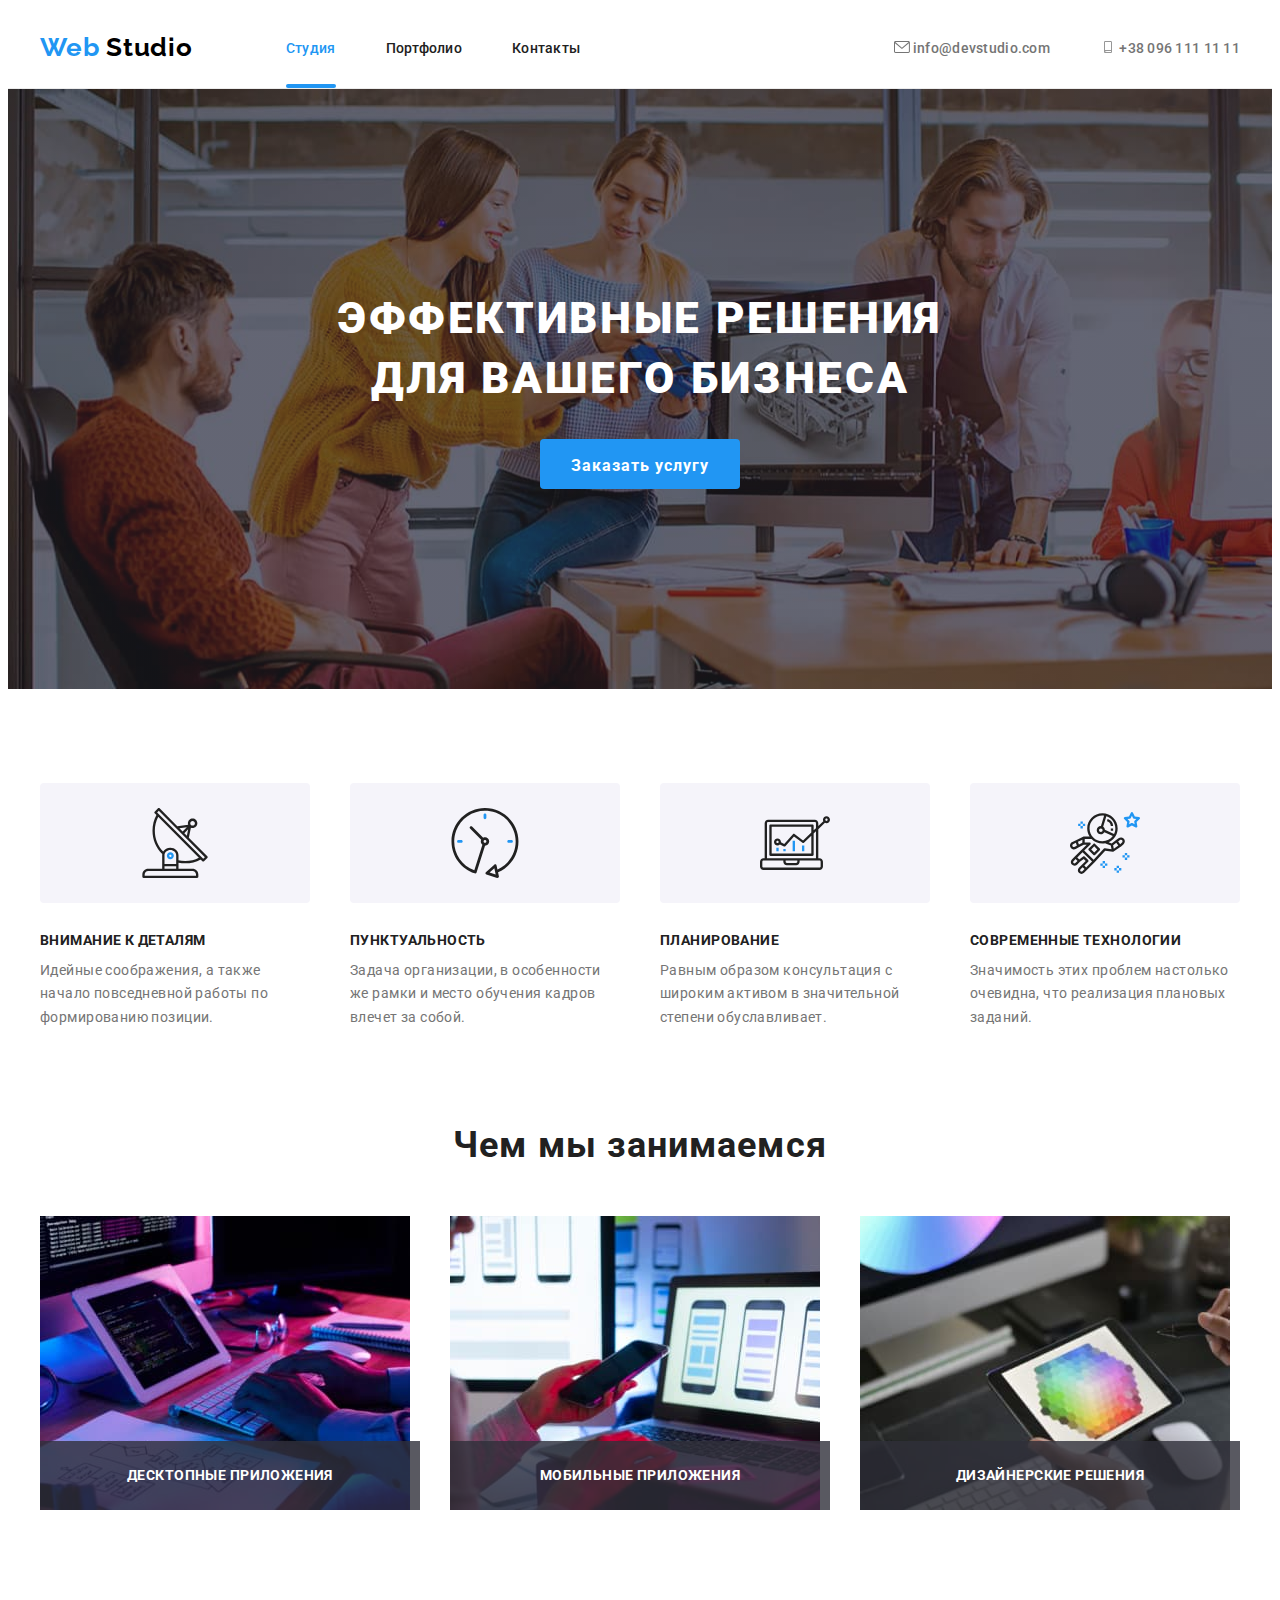
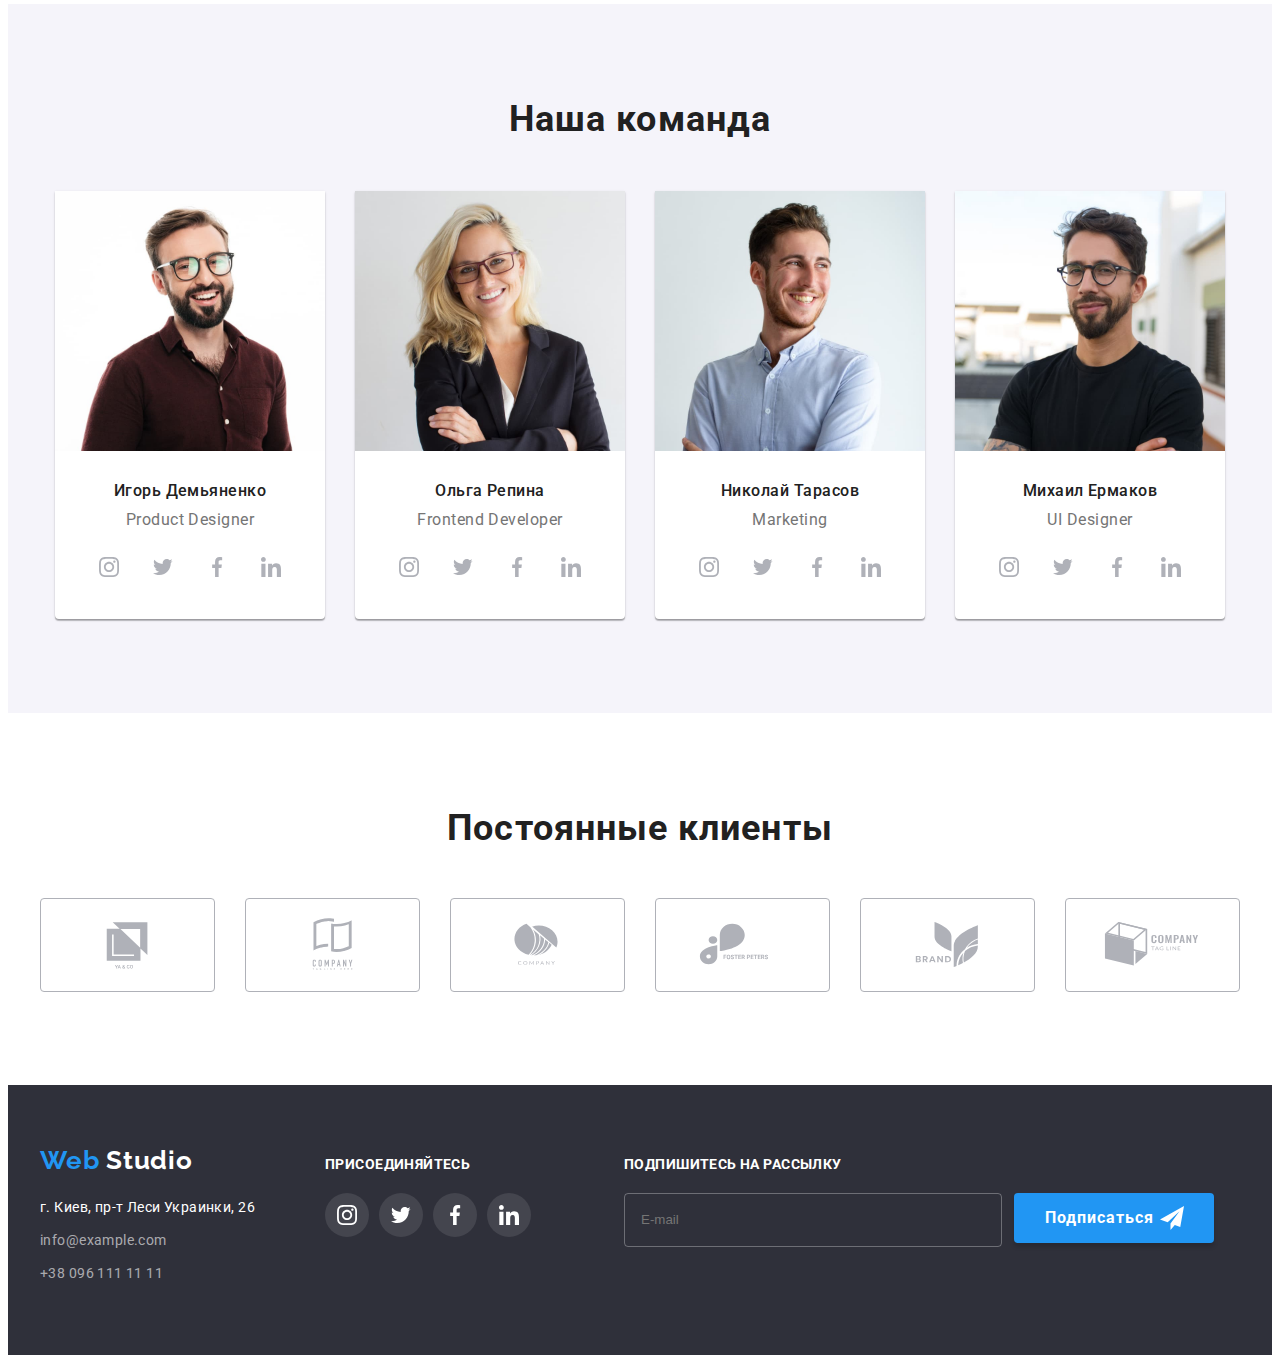
<file: index.html>
<!DOCTYPE html>
<html lang="ru">
  <head>
    <meta charset="UTF-8" />
    <meta http-equiv="X-UA-Compatible" content="IE=edge" />
    <meta name="viewport" content="width=device-width, initial-scale=1.0" />
    <title>Судия</title>
    <link rel="preconnect" href="https://fonts.googleapis.com" />
    <link rel="preconnect" href="https://fonts.gstatic.com" crossorigin />
    <link
      href="https://fonts.googleapis.com/css2?family=Raleway:wght@700&family=Roboto:wght@400;500;700;900&display=swap"
      rel="stylesheet"
    />
    <link
      rel="stylesheet"
      href="https://cdnjs.cloudflare.com/ajax/libs/modern-normalize/1.1.0/modern-normalize.min.css"
      integrity="sha512-wpPYUAdjBVSE4KJnH1VR1HeZfpl1ub8YT/NKx4PuQ5NmX2tKuGu6U/JRp5y+Y8XG2tV+wKQpNHVUX03MfMFn9Q=="
      crossorigin="anonymous"
      referrerpolicy="no-referrer"
    />
    <link rel="stylesheet" href="./css/main.min.css" />
  </head>
  <body>
    <!--Шапка-->
    <header class="header">
      <div class="container header__container">
        <nav class="nav">
          <div class="logo">
            <a class="logo__link link" href="index.html" lang="en"
              >Web<span class="logo__text"> Studio</span></a
            >
          </div>
          <ul class="nav__list list">
            <li class="nav__item">
              <a class="nav__link link current" href="./index.html">Студия</a>
            </li>
            <li class="nav__item">
              <a class="nav__link link" href="./portfolio.html">Портфолио</a>
            </li>
            <li class="nav__item">
              <a class="nav__link link" href="">Контакты</a>
            </li>
          </ul>
        </nav>
        <ul class="nav__list list">
          <li class="nav__item">
            <a class="nav__address link" href="mailto:info@devstudio.com"
              ><svg class="icon__envelope" width="16" height="12">
                <use href="./images/icons.svg#icon-envelope"></use>
              </svg>
              info@devstudio.com</a
            >
          </li>
          <li class="nav__item">
            <a class="nav__address link" href="tel:+380961111111"
              ><svg class="icon__smartphone" width="16" height="12">
                <use href="./images/icons.svg#icon-smartphone"></use>
              </svg>
              +38 096 111 11 11</a
            >
          </li>
        </ul>
      </div>
    </header>
    <main>
      <!--Герой-->
      <section class="hero">
        <div class="container">
          <h1 class="hero__title">Эффективные решения для вашего бизнеса</h1>
          <button class="hero__btn button" type="button" data-modal-open>
            Заказать услугу
          </button>
        </div>
      </section>
      <!--Преимущества-->
      <section class="advantages">
        <div class="container">
          <h2 class="visually-hidden advantages__tittle title">Преимущества</h2>
          <ul class="advantages__list list">
            <li class="advantages__item">
              <div class="advantages__thumb">
                <svg class="advantages__antenna" width="70" height="70">
                  <use href="./images/icons.svg#icon-antenna"></use>
                </svg>
              </div>
              <h3 class="advantages__subtittle">Внимание к деталям</h3>
              <p class="advantages__text">
                Идейные соображения, a также начало повседневной работы по
                формированию позиции.
              </p>
            </li>
            <li class="advantages__item">
              <div class="advantages__thumb">
                <svg class="advantages__icon" width="70" height="70">
                  <use href="./images/icons.svg#icon-clock"></use>
                </svg>
              </div>
              <h3 class="advantages__subtittle">Пунктуальность</h3>
              <p class="advantages__text">
                Задача организации, в особенности же рамки и место обучения
                кадров влечет за собой.
              </p>
            </li>
            <li class="advantages__item">
              <div class="advantages__thumb">
                <svg class="advantages__icon" width="70" height="70">
                  <use href="./images/icons.svg#icon-diagram"></use>
                </svg>
              </div>
              <h3 class="advantages__subtittle">Планирование</h3>
              <p class="advantages__text">
                Равным образом консультация c широким активом в значительной
                степени обуславливает.
              </p>
            </li>
            <li class="advantages__item">
              <div class="advantages__thumb">
                <svg class="advantages__icon" width="70" height="70">
                  <use href="./images/icons.svg#icon-astronaut"></use>
                </svg>
              </div>
              <h3 class="advantages__subtittle">Современные технологии</h3>
              <p class="advantages__text">
                Значимость этих проблем настолько очевидна, что реализация
                плановых заданий.
              </p>
            </li>
          </ul>
        </div>
      </section>
      <!--Чем мы занимаемся-->
      <section class="job">
        <div class="container">
          <h2 class="job__tittle title">Чем мы занимаемся</h2>
          <ul class="job__list list">
            <li class="job__item">
              <img
                class="job__img"
                src="./images/typinghands.jpg"
                alt="Руки печатают текст на клавиатуре"
                width="370"
                height="294"
              />
              <h3 class="job__subtitle">Десктопные приложения</h3>
            </li>
            <li class="job__item">
              <img
                class="job__img"
                src="./images/laptopwithphone.jpg"
                alt="Ноутбук и телефон в руках"
                width="370"
                height="294"
              />
              <h3 class="job__subtitle">Мобильные приложения</h3>
            </li>
            <li class="job__item">
              <img
                class="job__img"
                src="./images/paletteonthetablet.jpg"
                alt="Палитра на планшете"
                width="370"
                height="294"
              />
              <h3 class="job__subtitle">Дизайнерские решения</h3>
            </li>
          </ul>
        </div>
      </section>
      <!--Команада-->
      <section class="team">
        <div class="container">
          <h2 class="team__tittle title">Наша команда</h2>
          <ul class="team__list list">
            <li class="team__item">
              <img
                class="team__img"
                src="./images/productdesigner.jpg"
                alt="Фото Игоря Демьяненко"
                width="270"
                height="260"
              />
              <div class="team__container">
                <h3 class="team__subtittle">Игорь Демьяненко</h3>
                <p class="team__text" lang="en">Product Designer</p>
                <div class="soc">
                  <ul class="soc__list list">
                    <li class="soc__item">
                      <a class="soc__link link" href="https://instagram.com"
                        ><svg class="soc__icon" width="20" height="20">
                          <use href="./images/icons.svg#icon-instagram"></use>
                        </svg>
                      </a>
                    </li>
                    <li class="soc__item">
                      <a class="soc__link link" href="https://twitter.com">
                        <svg class="soc__icon" width="20" height="20">
                          <use href="./images/icons.svg#icon-twitter"></use>
                        </svg>
                      </a>
                    </li>
                    <li class="soc__item">
                      <a class="soc__link link" href="https://facebook.com">
                        <svg class="soc__icon" width="20" height="20">
                          <use href="./images/icons.svg#icon-facebook"></use>
                        </svg>
                      </a>
                    </li>
                    <li class="soc__item">
                      <a class="soc__link link" href="https://linkedin.com">
                        <svg class="soc__icon" width="20" height="20">
                          <use href="./images/icons.svg#icon-linkedin"></use>
                        </svg>
                      </a>
                    </li>
                  </ul>
                </div>
              </div>
            </li>
            <li class="team__item">
              <img
                class="team__img"
                src="./images/frontenddeveloper.jpg"
                alt="Фото Ольги Репиной"
                width="270"
                height="260"
              />
              <div class="team__container">
                <h3 class="team__subtittle">Ольга Репина</h3>
                <p class="team__text" lang="en">Frontend Developer</p>
                <div class="soc">
                  <ul class="soc__list list">
                    <li class="soc__item">
                      <a class="soc__link link" href="https://instagram.com"
                        ><svg class="soc__icon" width="20" height="20">
                          <use href="./images/icons.svg#icon-instagram"></use>
                        </svg>
                      </a>
                    </li>
                    <li class="soc__item">
                      <a class="soc__link link" href="https://twitter.com">
                        <svg class="soc__icon" width="20" height="20">
                          <use href="./images/icons.svg#icon-twitter"></use>
                        </svg>
                      </a>
                    </li>
                    <li class="soc__item">
                      <a class="soc__link link" href="https://facebook.com">
                        <svg class="soc__icon" width="20" height="20">
                          <use href="./images/icons.svg#icon-facebook"></use>
                        </svg>
                      </a>
                    </li>
                    <li class="soc__item">
                      <a class="soc__link link" href="https://linkedin.com">
                        <svg class="soc__icon" width="20" height="20">
                          <use href="./images/icons.svg#icon-linkedin"></use>
                        </svg>
                      </a>
                    </li>
                  </ul>
                </div>
              </div>
            </li>
            <li class="team__item">
              <img
                class="team__img"
                src="./images/marketing.jpg"
                alt="Фото Николая Тарасова"
                width="270"
                height="260"
              />
              <div class="team__container">
                <h3 class="team__subtittle">Николай Тарасов</h3>
                <p class="team__text" lang="en">Marketing</p>
                <div class="soc">
                  <ul class="soc__list list">
                    <li class="soc__item">
                      <a class="soc__link link" href="https://instagram.com"
                        ><svg class="soc__icon" width="20" height="20">
                          <use href="./images/icons.svg#icon-instagram"></use>
                        </svg>
                      </a>
                    </li>
                    <li class="soc__item">
                      <a class="soc__link link" href="https://twitter.com">
                        <svg class="soc__icon" width="20" height="20">
                          <use href="./images/icons.svg#icon-twitter"></use>
                        </svg>
                      </a>
                    </li>
                    <li class="soc__item">
                      <a class="soc__link link" href="https://facebook.com">
                        <svg class="soc__icon" width="20" height="20">
                          <use href="./images/icons.svg#icon-facebook"></use>
                        </svg>
                      </a>
                    </li>
                    <li class="soc__item">
                      <a class="soc__link link" href="https://linkedin.com">
                        <svg class="soc__icon" width="20" height="20">
                          <use href="./images/icons.svg#icon-linkedin"></use>
                        </svg>
                      </a>
                    </li>
                  </ul>
                </div>
              </div>
            </li>
            <li class="team__item">
              <img
                class="team__img"
                src="./images/uidesigner.jpg"
                alt="Фото Михаила Ермакова"
                width="270"
                height="260"
              />
              <div class="team__container">
                <h3 class="team__subtittle">Михаил Ермаков</h3>
                <p class="team__text" lang="en">UI Designer</p>
                <div class="soc">
                  <ul class="soc__list list">
                    <li class="soc__item">
                      <a class="soc__link link" href="https://instagram.com"
                        ><svg class="soc__icon" width="20" height="20">
                          <use href="./images/icons.svg#icon-instagram"></use>
                        </svg>
                      </a>
                    </li>
                    <li class="soc__item">
                      <a class="soc__link link" href="https://twitter.com">
                        <svg class="soc__icon" width="20" height="20">
                          <use href="./images/icons.svg#icon-twitter"></use>
                        </svg>
                      </a>
                    </li>
                    <li class="soc__item">
                      <a class="soc__link link" href="https://facebook.com">
                        <svg class="soc__icon" width="20" height="20">
                          <use href="./images/icons.svg#icon-facebook"></use>
                        </svg>
                      </a>
                    </li>
                    <li class="soc__item">
                      <a class="soc__link link" href="https://linkedin.com">
                        <svg class="soc__icon" width="20" height="20">
                          <use href="./images/icons.svg#icon-linkedin"></use>
                        </svg>
                      </a>
                    </li>
                  </ul>
                </div>
              </div>
            </li>
          </ul>
        </div>
      </section>
      <!-- Постоянные клиенты -->
      <section class="clients">
        <div class="container">
          <h2 class="clients__tittle title">Постоянные клиенты</h2>
          <ul class="clients__list list">
            <li class="clients__item">
              <a class="clients__link link" href="">
                <svg class="clients__icon" width="106" height="60">
                  <use href="./images/icons.svg#icon-Fgroup"></use>
                </svg>
              </a>
            </li>
            <li class="clients__item">
              <a class="clients__link link" href="">
                <svg class="clients__icon" width="106" height="60">
                  <use href="./images/icons.svg#icon-Sgroup"></use>
                </svg>
              </a>
            </li>
            <li class="clients__item">
              <a class="clients__link link" href="">
                <svg class="clients__icon" width="106" height="60">
                  <use href="./images/icons.svg#icon-Tgroup"></use>
                </svg>
              </a>
            </li>
            <li class="clients__item">
              <a class="clients__link link" href="">
                <svg class="clients__icon" width="106" height="60">
                  <use href="./images/icons.svg#icon-Fogroup"></use>
                </svg>
              </a>
            </li>
            <li class="clients__item">
              <a class="clients__link link" href="">
                <svg class="clients__icon" width="106" height="60">
                  <use href="./images/icons.svg#icon-Figroup"></use>
                </svg>
              </a>
            </li>
            <li class="clients__item">
              <a class="clients__link link" href="">
                <svg class="clients__icon" width="106" height="60">
                  <use href="./images/icons.svg#icon-Sigroup"></use>
                </svg>
              </a>
            </li>
          </ul>
        </div>
      </section>
    </main>
    <!--Футер-->
    <footer class="footer">
      <div class="container footer__container">
        <div class="contacts">
          <a class="logo__link link" href="index.html" lang="en"
            >Web<span class="logo__text logo__text--footer"> Studio</span></a
          >
          <address class="address">
            <ul class="address__list list">
              <li class="address__item">
                <a
                  class="address__link link"
                  href="https://bit.ly/3pXMvUd"
                  target="_blank"
                  rel="noopener noreferrer"
                  >г. Киев, пр-т Леси Украинки, 26</a
                >
              </li>
              <li class="address__item">
                <a
                  class="address__contacts link"
                  href="mailto:info@devstudio.com"
                  >info@example.com</a
                >
              </li>
              <li class="address__item">
                <a class="address__contacts link" href="tel:+380961111111"
                  >+38 096 111 11 11</a
                >
              </li>
            </ul>
          </address>
        </div>
        <div class="social">
          <p class="social__title">Присоединяйтесь</p>
          <ul class="social__list list">
            <li class="social__item">
              <a class="social__link link" href="https://www.instagram.com/">
                <svg class="social__icon" width="20" height="20">
                  <use href="./images/icons.svg#icon-instagram"></use>
                </svg>
              </a>
            </li>
            <li class="social__item">
              <a class="social__link link" href="https://twitter.com">
                <svg class="social__icon" width="20" height="20">
                  <use href="./images/icons.svg#icon-twitter"></use>
                </svg>
              </a>
            </li>
            <li class="social__item">
              <a class="social__link link" href="https://www.facebook.com">
                <svg class="social__icon" width="20" height="20">
                  <use href="./images/icons.svg#icon-facebook"></use>
                </svg>
              </a>
            </li>
            <li class="social__item">
              <a class="social__link link" href="https://www.linkedin.com">
                <svg class="social__icon" width="20" height="20">
                  <use href="./images/icons.svg#icon-linkedin"></use>
                </svg>
              </a>
            </li>
          </ul>
        </div>
        <div class="form-container">
          <p class="form-container__title">Подпишитесь на рассылку</p>
          <form class="mail-form">
            <input
              type="email"
              class="mail-form__input"
              name="footer-mail"
              placeholder="E-mail"
              id="footer-mail"
            />
            <label for="footer-mail" class="mail-form__label"></label
            ><button class="mail-form__btn button" type="submit">
              Подписаться<svg class="mail-form__icon" width="24" height="24">
                <use href="./images/icons.svg#icon-send"></use>
              </svg>
            </button>
          </form>
        </div>
      </div>
    </footer>
    <div class="backdrop is-hidden" data-modal>
      <div class="modal">
        <button class="modal__btn" type="button" data-modal-close>
          <svg class="icon__close" width="18" height="18">
            <use href="./images/icons.svg#icon-close"></use>
          </svg>
        </button>
        <p class="modal__title title">Оставьте свои данные, мы вам перезвоним</p>
        <form class="modal__form">
          <div class="modal__field">
            <label for="modal-name" class="label__name">Имя</label>
            <div class="name__field">
              <input
                type="text"
                name="modal-name"
                class="modal__name"
                placeholder=" "
                id="modal-name"
              /><svg class="modal__icon" width="18" height="18">
                <use href="./images/icons.svg#icon-person"></use>
              </svg>
            </div>
          </div>
          <div class="modal__field">
            <label for="modal-tel" class="label__tel">Телефон</label>
            <div class="tel__field">
              <input
                type="tel"
                name="modal-tel"
                class="modal__tel"
                placeholder=" "
                id="modal-tel"
              /><svg class="modal__icon" width="18" height="18">
                <use href="./images/icons.svg#icon-modalphone"></use>
              </svg>
            </div>
          </div>
          <div class="modal__field">
            <label for="modal-mail" class="label__mail">Почта</label>
            <div class="mail__field">
              <input
                type="email"
                name="modal-mail"
                class="modal__mail"
                placeholder=" "
                id="modal-mail"
              /><svg class="modal__icon" width="18" height="18">
                <use href="./images/icons.svg#icon-modalemail"></use>
              </svg>
            </div>
          </div>
          <div class="modal__text">
            <label for="area-text" class="label__text">Комментарий</label
            ><textarea
              name="area-text"
              id="area-text"
              class="area__text"
              placeholder="Введите текст"
            ></textarea>
          </div>
          <div class="checkbox__field">
            <input
              type="checkbox"
              name="privacy"
              value="true"
              class="check__input visually-hidden"
              id="privacy"
            />
            <label for="privacy" class="check__text">
              <span class="checkbox__span">
                <svg class="check__icon" width="11" height="8">
                  <use href="./images/icons.svg#icon-check"></use>
                </svg> </span
              >Соглашаюсь с рассылкой и принимаю
              <a
                href=""
                class="checkbox__link link"
                target="_blank"
                rel="noopener noreferrer"
                >Условия договора</a
              >
            </label>
          </div>
          <button type="submit" class="send__btn button">Отправить</button>
        </form>
      </div>
    </div>
    <script src="./js/modal.js"></script>
  </body>
</html>
</file>
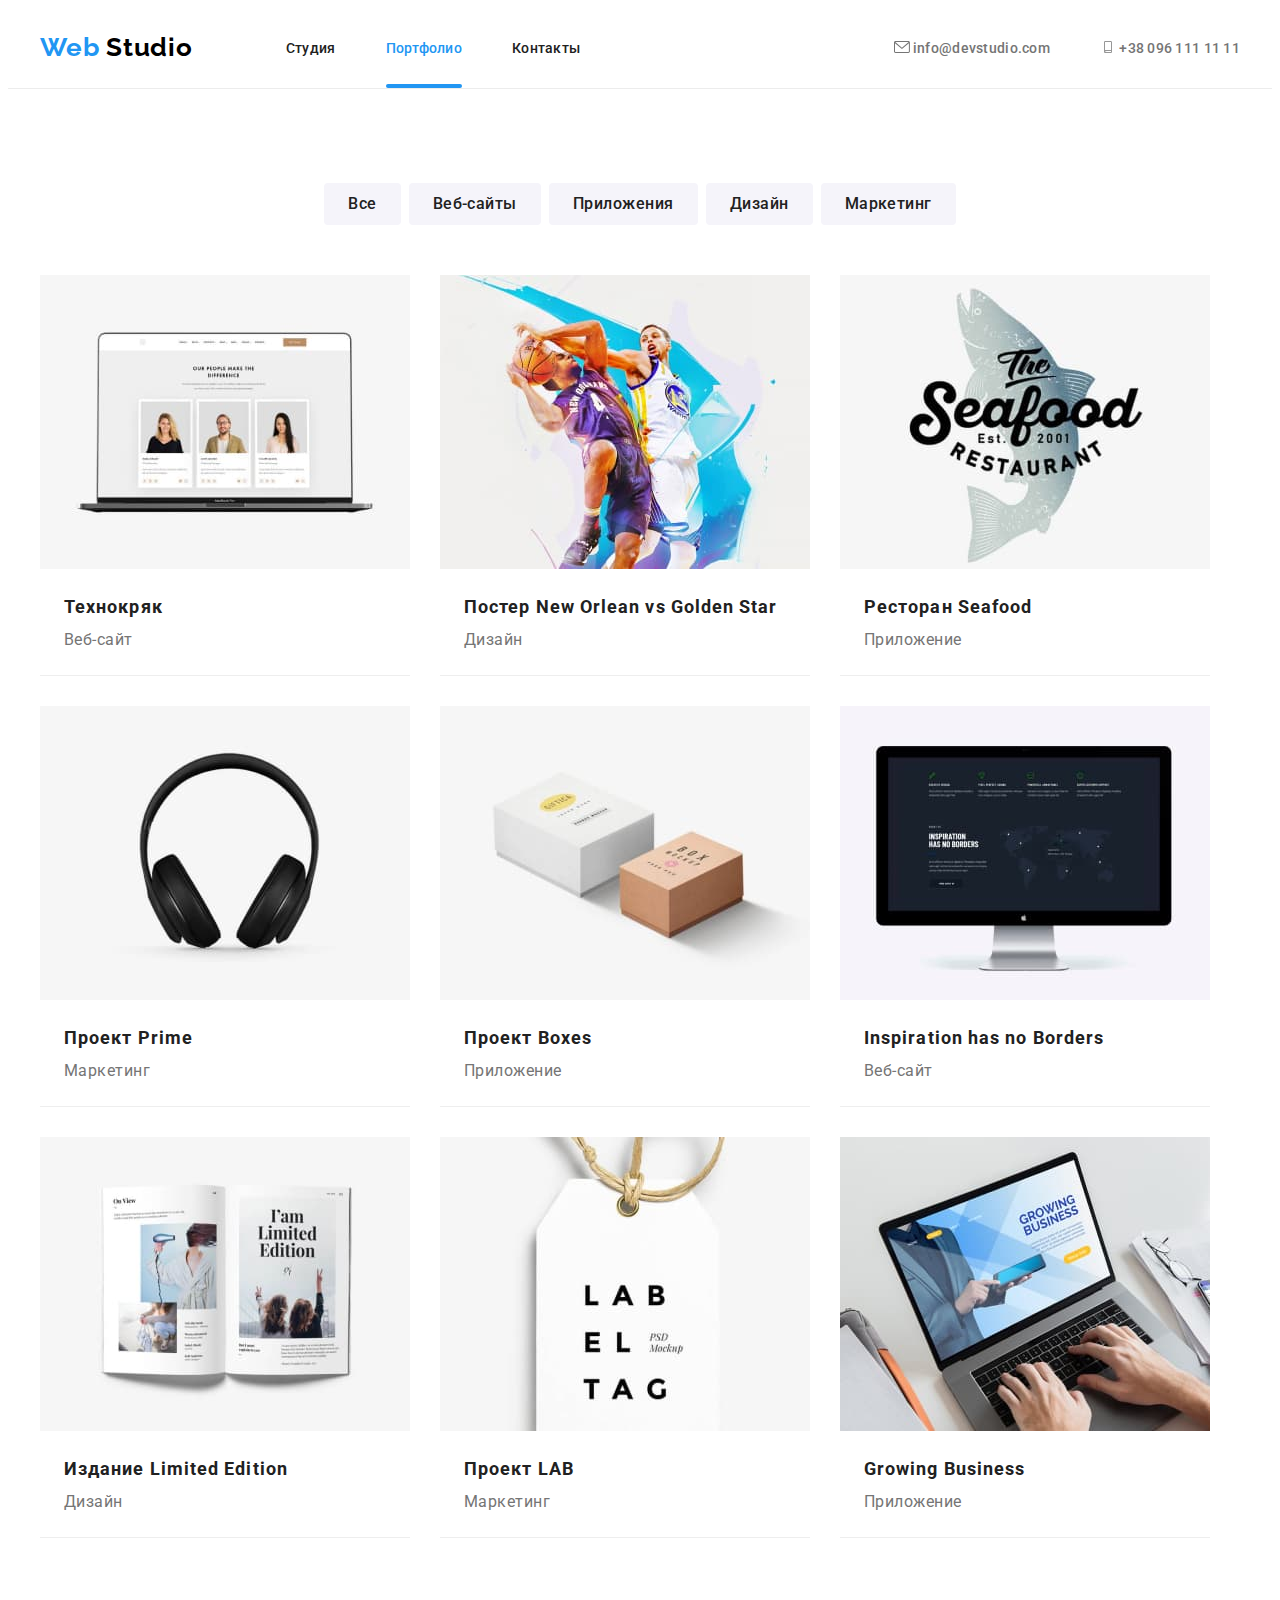
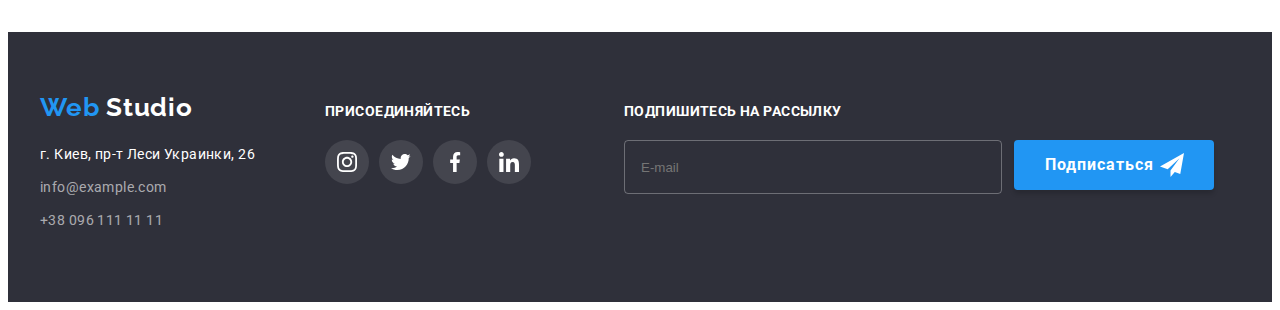
<file: portfolio.html>
<!DOCTYPE html>
<html lang="ru">
  <head>
    <meta charset="UTF-8" />
    <meta http-equiv="X-UA-Compatible" content="IE=edge" />
    <meta name="viewport" content="width=device-width, initial-scale=1.0" />
    <title>Портфолио</title>
    <link rel="preconnect" href="https://fonts.googleapis.com" />
    <link rel="preconnect" href="https://fonts.gstatic.com" crossorigin />
    <link
      href="https://fonts.googleapis.com/css2?family=Raleway:wght@700&family=Roboto:wght@400;500;700;900&display=swap"
      rel="stylesheet"
    />
    <link
      rel="stylesheet"
      href="https://cdnjs.cloudflare.com/ajax/libs/modern-normalize/1.1.0/modern-normalize.min.css"
      integrity="sha512-wpPYUAdjBVSE4KJnH1VR1HeZfpl1ub8YT/NKx4PuQ5NmX2tKuGu6U/JRp5y+Y8XG2tV+wKQpNHVUX03MfMFn9Q=="
      crossorigin="anonymous"
      referrerpolicy="no-referrer"
    />
    <link rel="stylesheet" href="./css/main.min.css" />
  </head>
  <body>
    <!--Шапка-->
    <header class="header">
      <div class="container header__container">
        <nav class="nav">
          <div class="logo">
            <a class="logo__link link" href="index.html" lang="en"
              >Web<span class="logo__text"> Studio</span></a
            >
          </div>
          <ul class="nav__list list">
            <li class="nav__item">
              <a class="nav__link link" href="./index.html">Студия</a>
            </li>
            <li class="nav__item">
              <a class="nav__link link current" href="./portfolio.html"
                >Портфолио</a
              >
            </li>
            <li class="nav__item">
              <a class="nav__link link" href="">Контакты</a>
            </li>
          </ul>
        </nav>
        <ul class="nav__list list">
          <li class="nav__item">
            <a class="nav__address link" href="mailto:info@devstudio.com"
              ><svg class="icon__envelope" width="16" height="12">
                <use href="./images/icons.svg#icon-envelope"></use>
              </svg>
              info@devstudio.com</a
            >
          </li>
          <li class="nav__item">
            <a class="nav__address link" href="tel:+380961111111"
              ><svg class="icon__smartphone" width="16" height="12">
                <use href="./images/icons.svg#icon-smartphone"></use>
              </svg>
              +38 096 111 11 11</a
            >
          </li>
        </ul>
      </div>
    </header>
    <!-- Основное -->
    <main>
      <section class="works">
        <div class="container">
          <h1 class="visually-hidden works__tittle">Наши роботи</h1>
          <ul class="works__list list">
            <li class="works__items">
              <button class="works__btn button" type="button">Все</button>
            </li>
            <li class="works__items">
              <button class="works__btn button" type="button">Веб-сайты</button>
            </li>
            <li class="works__items">
              <button class="works__btn button" type="button">
                Приложения
              </button>
            </li>
            <li class="works__items">
              <button class="works__btn button" type="button">Дизайн</button>
            </li>
            <li class="works__items">
              <button class="works__btn button" type="button">Маркетинг</button>
            </li>
          </ul>
          <ul class="grid list">
            <li class="grid__item">
              <a class="grid__link link" href="">
                <div class="grid__thumb">
                  <img
                    class="grid__img"
                    src="./images/portfolio1.jpg"
                    alt="Откритий ноутбук"
                    width="370"
                    height="294"
                  />
                  <p class="grid__top-text">
                    Ресурс предлагает комплексные предложения с разным уровнем
                    функционала и сервисов. Все это позволит посетителю получить
                    исчерпывающие сведения о компании или частном лице.
                  </p>
                </div>
                <div class="grid__info">
                  <h2 class="grid__subtittle">Технокряк</h2>
                  <p class="grid__text">Веб-сайт</p>
                </div>
              </a>
            </li>
            <li class="grid__item">
              <a class="grid__link link" href="">
                <div class="grid__thumb">
                  <img
                    class="grid__img"
                    src="./images/portfolio2.jpg"
                    alt="Два баскетболиста"
                    width="370"
                    height="294"
                  />
                  <p class="grid__top-text">
                    Ресурс предлагает комплексные предложения с разным уровнем
                    функционала и сервисов. Все это позволит посетителю получить
                    исчерпывающие сведения о компании или частном лице.
                  </p>
                </div>
                <div class="grid__info">
                  <h2 class="grid__subtittle">
                    Постер <span lang="en">New Orlean vs Golden Star</span>
                  </h2>
                  <p class="grid__text">Дизайн</p>
                </div>
              </a>
            </li>
            <li class="grid__item">
              <a class="grid__link link" href="">
                <div class="grid__thumb">
                  <img
                    src="./images/portfolio3.jpg"
                    alt="Лого ресторана"
                    width="370"
                    height="294"
                    class="grid__img"
                  />
                  <p class="grid__top-text">
                    Ресурс предлагает комплексные предложения с разным уровнем
                    функционала и сервисов. Все это позволит посетителю получить
                    исчерпывающие сведения о компании или частном лице.
                  </p>
                </div>
                <div class="grid__info">
                  <h2 class="grid__subtittle">
                    Ресторан <span lang="en">Seafood</span>
                  </h2>
                  <p class="grid__text">Приложение</p>
                </div>
              </a>
            </li>
            <li class="grid__item">
              <a class="grid__link link" href="">
                <div class="grid__thumb">
                  <img
                    class="grid__img"
                    src="./images/portfolio4.jpg"
                    alt="Наушники"
                    width="370"
                    height="294"
                  />
                  <p class="grid__top-text">
                    Ресурс предлагает комплексные предложения с разным уровнем
                    функционала и сервисов. Все это позволит посетителю получить
                    исчерпывающие сведения о компании или частном лице.
                  </p>
                </div>
                <div class="grid__info">
                  <h2 class="grid__subtittle">
                    Проект <span lang="en">Prime</span>
                  </h2>
                  <p class="grid__text">Маркетинг</p>
                </div>
              </a>
            </li>
            <li class="grid__item">
              <a class="grid__link link" href="">
                <div class="grid__thumb">
                  <img
                    class="grid__img"
                    src="./images/portfolio5.jpg"
                    alt="Две коробки"
                    width="370"
                    height="294"
                  />
                  <p class="grid__top-text">
                    Ресурс предлагает комплексные предложения с разным уровнем
                    функционала и сервисов. Все это позволит посетителю получить
                    исчерпывающие сведения о компании или частном лице.
                  </p>
                </div>
                <div class="grid__info">
                  <h2 class="grid__subtittle">
                    Проект <span lang="en">Boxes</span>
                  </h2>
                  <p class="grid__text">Приложение</p>
                </div>
              </a>
            </li>
            <li class="grid__item">
              <a class="grid__link link" href="">
                <div class="grid__thumb">
                  <img
                    class="grid__img"
                    src="./images/portfolio6.jpg"
                    alt="Монитор"
                    width="370"
                    height="294"
                  />
                  <p class="grid__top-text">
                    Ресурс предлагает комплексные предложения с разным уровнем
                    функционала и сервисов. Все это позволит посетителю получить
                    исчерпывающие сведения о компании или частном лице.
                  </p>
                </div>
                <div class="grid__info">
                  <h2 class="grid__subtittle" lang="en">
                    Inspiration has no Borders
                  </h2>
                  <p class="grid__text">Веб-сайт</p>
                </div>
              </a>
            </li>
            <li class="grid__item">
              <a class="grid__link link" href="">
                <div class="grid__thumb">
                  <img
                    class="grid__img"
                    src="./images/portfolio7.jpg"
                    alt="Откритая книга"
                    width="370"
                    height="294"
                  />
                  <p class="grid__top-text">
                    Ресурс предлагает комплексные предложения с разным уровнем
                    функционала и сервисов. Все это позволит посетителю получить
                    исчерпывающие сведения о компании или частном лице.
                  </p>
                </div>
                <div class="grid__info">
                  <h2 class="grid__subtittle">
                    Издание <span lang="en">Limited Edition</span>
                  </h2>
                  <p class="grid__text">Дизайн</p>
                </div>
              </a>
            </li>
            <li class="grid__item">
              <a class="grid__link link" href="">
                <div class="grid__thumb">
                  <img
                    class="grid__img"
                    src="./images/portfolio8.jpg"
                    alt="Бирка"
                    width="370"
                    height="294"
                  />
                  <p class="grid__top-text">
                    Ресурс предлагает комплексные предложения с разным уровнем
                    функционала и сервисов. Все это позволит посетителю получить
                    исчерпывающие сведения о компании или частном лице.
                  </p>
                </div>
                <div class="grid__info">
                  <h2 class="grid__subtittle">Проект LAB</h2>
                  <p class="grid__text">Маркетинг</p>
                </div>
              </a>
            </li>
            <li class="grid__item">
              <a class="grid__link link" href="">
                <div class="grid__thumb">
                  <img
                    class="grid__img"
                    src="./images/portfolio9.jpg"
                    alt="Руки печатают текст на ноутбуке"
                    width="370"
                    height="294"
                  />
                  <p class="grid__top-text">
                    Ресурс предлагает комплексные предложения с разным уровнем
                    функционала и сервисов. Все это позволит посетителю получить
                    исчерпывающие сведения о компании или частном лице.
                  </p>
                </div>
                <div class="grid__info">
                  <h2 class="grid__subtittle" lang="en">Growing Business</h2>
                  <p class="grid__text">Приложение</p>
                </div>
              </a>
            </li>
          </ul>
        </div>
      </section>
    </main>
    <!--Футер-->
    <footer class="footer">
      <div class="container footer__container">
        <div class="contacts">
          <a class="logo__link link" href="index.html" lang="en"
            >Web<span class="logo__text logo__text--footer"> Studio</span></a
          >
          <address class="address">
            <ul class="address__list list">
              <li class="address__item">
                <a
                  class="address__link link"
                  href="https://bit.ly/3pXMvUd"
                  target="_blank"
                  rel="noopener noreferrer"
                  >г. Киев, пр-т Леси Украинки, 26</a
                >
              </li>
              <li class="address__item">
                <a
                  class="address__contacts link"
                  href="mailto:info@devstudio.com"
                  >info@example.com</a
                >
              </li>
              <li class="address__item">
                <a class="address__contacts link" href="tel:+380961111111"
                  >+38 096 111 11 11</a
                >
              </li>
            </ul>
          </address>
        </div>
        <div class="social">
          <p class="social__title">Присоединяйтесь</p>
          <ul class="social__list list">
            <li class="social__item">
              <a class="social__link link" href="https://www.instagram.com/">
                <svg class="social__icon" width="20" height="20">
                  <use href="./images/icons.svg#icon-instagram"></use>
                </svg>
              </a>
            </li>
            <li class="social__item">
              <a class="social__link link" href="https://twitter.com">
                <svg class="social__icon" width="20" height="20">
                  <use href="./images/icons.svg#icon-twitter"></use>
                </svg>
              </a>
            </li>
            <li class="social__item">
              <a class="social__link link" href="https://www.facebook.com">
                <svg class="social__icon" width="20" height="20">
                  <use href="./images/icons.svg#icon-facebook"></use>
                </svg>
              </a>
            </li>
            <li class="social__item">
              <a class="social__link link" href="https://www.linkedin.com">
                <svg class="social__icon" width="20" height="20">
                  <use href="./images/icons.svg#icon-linkedin"></use>
                </svg>
              </a>
            </li>
          </ul>
        </div>
        <div class="form-container">
          <p class="form-container__title">Подпишитесь на рассылку</p>
          <form class="mail-form">
            <input
              type="email"
              class="mail-form__input"
              name="footer-mail"
              placeholder="E-mail"
              id="footer-mail"
            />
            <label for="footer-mail" class="mail-form__label"></label
            ><button class="mail-form__btn button" type="submit">
              Подписаться<svg class="mail-form__icon" width="24" height="24">
                <use href="./images/icons.svg#icon-send"></use>
              </svg>
            </button>
          </form>
        </div>
      </div>
    </footer>
  </body>
</html>
</file>
<file: css/main.min.css>
:root{--main-font: "Roboto", sans-serif;--second-font: "Raleway", sans-serif;--main-BG-color: #e5e5e5;--main-text-color: #757575;--main-tittle-color: #ffffff;--second-tittle-color: #212121;--header-logo-color: #000000;--footer-logo-color: #ffffff;--main-btn-color: #2196f3;--second-btn-color: #f5f4fa;--hero-btn-color: #188ce8;--text-btn-color: #ffffff;--accent: #2196f3;--max-margin: 50px;--average-margin: 30px;--min-margin: 10px;--transition-duration: 250ms;--transition-timing-function: cubic-bezier(0.4, 0, 0.2, 1)}p,h1,h2,h3,h4,h5,h6{margin:0}ul,ol{margin:0;padding:0}img{display:block;margin:0}body{font-family:var(--main-font);color:var(--main-text-color)}.link{text-decoration:none}.list{list-style:none}.visually-hidden{position:absolute;white-space:nowrap;width:1px;height:1px;overflow:hidden;border:0;padding:0;clip:rect(0 0 0 0);clip-path:inset(50%);margin:-1px}.container{width:1200px;margin-left:auto;margin-right:auto;padding-left:15px;padding-right:15px}.button{font-family:inherit;font-style:normal;font-size:16px;font-weight:700;line-height:1.88;letter-spacing:.06em;border-radius:4px;border-color:rgba(0,0,0,0);color:var(--text-btn-color);cursor:pointer}.title{font-size:36px;font-weight:700;line-height:1.17;letter-spacing:.03em;text-align:center;color:var(--second-tittle-color)}.backdrop{position:fixed;top:0;width:100%;height:100%;background:rgba(0,0,0,.2);transition:opacity var(--transition-duration) var(--transition-timing-function),visibility var(--transition-duration) var(--transition-timing-function)}.is-hidden{visibility:hidden;opacity:0;pointer-events:none}.no-scroll{overflow:hidden}.modal{position:absolute;top:50%;left:50%;width:528px;min-height:581px;padding:40px;border-radius:4px;background-color:#fff;box-shadow:0px 1px 3px rgba(0,0,0,.12),0px 1px 1px rgba(0,0,0,.14),0px 2px 1px rgba(0,0,0,.2);transform:translate(-50%, -50%) scale(1) rotate(0);transition:transform var(--transition-duration) var(--transition-timing-function),opacity var(--transition-duration) var(--transition-timing-function)}.backdrop.is-hidden .modal{transform:translate(-90%, 90%) scale(0) rotate(-360deg);opacity:.2}.modal__btn{position:absolute;top:8px;right:8px;display:flex;align-items:center;justify-content:center;cursor:pointer;width:30px;height:30px;padding:0;border:1px solid rgba(0,0,0,.1);border-radius:50%;background:rgba(0,0,0,0)}.icon__close{transition:fill var(--transition-duration) var(--transition-timing-function)}.modal__btn:hover .icon__close,.modal__btn:focus .icon__close{fill:var(--accent)}.modal__title{font-style:normal;font-size:20px;line-height:1.15;margin-bottom:12px}.modal__field{margin-bottom:10px}.modal__name,.modal__tel,.modal__mail{width:100%;height:40px;font-size:14px;line-height:1.14;letter-spacing:.01em;padding-left:42px;border:1px solid rgba(33,33,33,.2);border-radius:4px;transition:border var(--transition-duration) var(--transition-timing-function);color:rgba(117,117,117,.5)}.modal__name:focus,.modal__name:hover,.modal__tel:focus,.modal__tel:hover,.modal__mail:focus,.modal__mail:hover{border:1px solid var(--accent)}.label__name,.label__tel,.label__mail{display:block;margin-bottom:4px;font-style:normal;font-size:12px;line-height:1.16;letter-spacing:.01em}.name__field,.tel__field,.mail__field{position:relative}.modal__icon{position:absolute;top:50%;left:11px;transform:translateY(-50%);transition:fill var(--transition-duration) var(--transition-timing-function)}.modal__name:focus+.modal__icon,.modal__name:hover+.modal__icon,.modal__tel:focus+.modal__icon,.modal__tel:hover+.modal__icon,.modal__mail:focus+.modal__icon,.modal__mail:hover+.modal__icon{fill:var(--accent)}.modal__text{display:flex;flex-wrap:wrap;margin-bottom:20px}.label__text{width:100%;font-style:normal;font-size:12px;line-height:1.16;letter-spacing:.01em;margin-bottom:4px}.area__text{width:100%;height:120px;padding:12px 16px;border:1px solid rgba(33,33,33,.2);border-radius:4px;resize:none;font-size:12px;font-weight:400;line-height:1.16;letter-spacing:.01em;color:rgba(117,117,117,.5)}.area__text:hover,.area__text:focus{border:1px solid #2196f3}.checkbox__field{position:relative;display:flex;align-items:center;justify-content:space-evenly;margin-bottom:30px}.check__input{position:absolute;top:0;left:0}.check__text{font-size:14px;line-height:1.71;letter-spacing:.03em}.checkbox__span{position:relative;display:inline-flex;align-items:center;justify-content:center;width:16px;height:15px;margin-right:5px;border:2px solid #212121;border-radius:3px;background-color:rgba(0,0,0,0);transition:background-color var(--transition-duration) var(--transition-timing-function),border var(--transition-duration) var(--transition-timing-function)}.check__icon{position:absolute;top:50%;left:50%;width:100%;height:100%;fill:rgba(0,0,0,0);transform:translate(-50%, -50%);transition:fill var(--transition-duration) var(--transition-timing-function)}.check__input:checked+.check__text .check__icon{fill:#fff}.check__input:focus+.check__text span,.check__input:hover+.check__text span{border-color:var(--accent)}.check__input:checked+.check__text span{background-color:var(--accent);border:none}.checkbox__link{display:inline;margin-left:1px;border-bottom:1px solid var(--accent);color:var(--accent)}.send__btn{display:flex;align-items:center;justify-content:center;min-width:200px;height:50px;margin:auto;background-color:var(--main-btn-color);box-shadow:0px 4px 4px rgba(0,0,0,.15);transition:background-color var(--transition-duration) var(--transition-timing-function)}.send__btn:hover,.send__btn:focus{background-color:var(--hero-btn-color)}.logo{margin-right:93px}.logo__link{font-family:var(--second-font);font-size:26px;font-weight:700;line-height:1.19;letter-spacing:.03em;color:var(--accent);transition:color var(--transition-duration) var(--transition-timing-function)}.logo__text{color:var(--header-logo-color);transition:color var(--transition-duration) var(--transition-timing-function)}.logo__link:hover,.logo__link:focus,.logo__text:hover,.logo__text:focus{color:var(--accent)}.logo__text--footer{color:var(--footer-logo-color);margin-bottom:20px}.soc__list{display:flex;align-items:center;justify-content:center;margin-top:16px}.soc__item{display:flex;align-items:center;justify-content:center;width:44px;height:44px;border-radius:50%;color:#afb1b8}.soc__item:not(:last-child){margin-right:var(--min-margin)}.soc__link{display:flex;align-items:center;justify-content:center;width:100%;height:100%;border-radius:50%;color:inherit;transition:color var(--transition-duration) var(--transition-timing-function),background-color var(--transition-duration) var(--transition-timing-function)}.soc__link:hover,.soc__link:focus{color:#fff;background-color:var(--accent)}.soc__icon{fill:currentColor}.header{padding-top:24px;padding-bottom:25px;border-bottom:1px solid #ececec}.header__container{display:flex;justify-content:space-between}.nav{display:flex;align-items:center}.nav__list{display:flex;align-items:center;margin-left:auto}.nav__item:not(:first-child){margin-left:50px}.nav__link{position:relative;font-size:14px;font-weight:500;line-height:1.14;letter-spacing:.02em;color:var(--second-tittle-color);transition:color var(--transition-duration) var(--transition-timing-function)}.nav__link:hover,.nav__link:focus{color:var(--accent)}.current{color:var(--accent)}.nav__link.current::after{content:"";position:absolute;left:0;bottom:-32px;width:100%;height:4px;border-radius:2px;background:var(--accent)}.nav__address{font-size:14px;font-weight:500;line-height:1.14;letter-spacing:.02em;color:var(--main-text-color);transition:color var(--transition-duration) var(--transition-timing-function)}.nav__address:hover,.nav__address:focus{color:var(--accent)}.icon__smartphone,.icon__envelope{fill:currentColor}.hero{max-width:1600px;padding-top:200px;padding-bottom:200px;margin:0 auto;background-image:linear-gradient(rgba(47, 48, 58, 0.4), rgba(47, 48, 58, 0.4)),url(../images/herobg.jpg);background-color:#2f303a}.hero__title{max-width:696px;font-size:44px;font-weight:900;line-height:1.36;letter-spacing:.06em;text-align:center;text-transform:uppercase;margin-bottom:var(--average-margin);margin-left:auto;margin-right:auto;color:var(--main-tittle-color)}.hero__btn{display:block;min-width:200px;height:50px;padding-top:10px;padding-bottom:10px;margin:auto;background-color:var(--main-btn-color);transition:background-color var(--transition-duration) var(--transition-timing-function)}.hero__btn:hover,.hero__btn:focus{background-color:var(--hero-btn-color)}.advantages{padding-top:94px;padding-bottom:47px}.advantages__list{display:flex;justify-content:space-between}.advantages__item{width:270px;text-align:left}.advantages__item:not(:first-child){margin-left:var(--average-margin-margin)}.advantages__thumb{display:flex;align-items:center;justify-content:center;width:100%;height:120px;border-radius:4px;margin-bottom:var(--average-margin);background:#f5f4fa}.advantages__subtittle{font-size:14px;line-height:1.14;letter-spacing:.03em;text-transform:uppercase;color:var(--second-tittle-color);margin-bottom:var(--min-margin)}.advantages__text{font-size:14px;line-height:1.71;letter-spacing:.03em}.job{padding-top:47px;padding-bottom:94px}.job__tittle{margin-bottom:var(--max-margin)}.job__list{display:flex;margin-left:-30px}.job__item{position:relative;width:calc(33.3333333333% - 30px);margin-left:var(--average-margin)}.job__subtitle{position:absolute;bottom:0;display:flex;align-items:center;justify-content:center;width:100%;font-size:14px;line-height:1.14;letter-spacing:.03em;text-align:center;text-transform:uppercase;padding-top:27px;padding-bottom:27px;color:var(--main-tittle-color);background:rgba(47,48,58,.8)}.team{background-color:#f5f4fa;padding-top:94px;padding-bottom:94px}.team__tittle{margin-bottom:var(--max-margin)}.team__list{display:flex;justify-content:center}.team__item{min-width:270px;border-radius:0px 0px 4px 4px;box-shadow:0px 1px 3px rgba(0,0,0,.12),0px 1px 1px rgba(0,0,0,.14),0px 2px 1px rgba(0,0,0,.2);background-color:#fff}.team__item:not(:first-child){margin-left:var(--average-margin)}.team__container{padding-top:30px;padding-bottom:30px}.team__subtittle{font-size:16px;font-weight:500;line-height:1.19;letter-spacing:.03em;text-align:center;margin-bottom:var(--min-margin);color:var(--second-tittle-color)}.team__text{text-align:center;font-size:16px;line-height:1.19;letter-spacing:.03em;color:var(--main-text-color)}.clients{padding-top:94px;padding-bottom:94px}.clients__tittle{margin-bottom:var(--max-margin)}.clients__list{display:flex;align-items:center;justify-content:center;margin-left:-30px}.clients__item{display:flex;align-items:center;justify-content:center;width:calc(16.6666666667% - 30px);height:92px;margin-left:var(--average-margin);color:#afb1b8}.clients__link{display:flex;align-items:center;justify-content:center;width:100%;height:100%;border:1px solid #afb1b8;border-radius:4px;color:inherit;transition:color var(--transition-duration) var(--transition-timing-function),border var(--transition-duration) var(--transition-timing-function)}.clients__link:hover,.clients__link:focus{border:1px solid var(--accent);color:var(--accent)}.clients__icon{fill:currentColor}.footer{padding-top:60px;padding-bottom:60px;background-color:#2f303a}.footer__container{display:flex;align-items:baseline}.contacts{margin-right:70px}.address{margin-top:20px}.address__item{font-family:inherit;font-style:normal;font-size:14px;line-height:1.71;letter-spacing:.03em;margin-bottom:9px}.address__link{color:#fff;transition:color var(--transition-duration) var(--transition-timing-function)}.address__contacts{color:rgba(255,255,255,.6);transition:color var(--transition-duration) var(--transition-timing-function)}.address__link:hover,.address__link:focus,.address__contacts:hover,.address__contacts:focus{color:var(--accent)}.social{margin-right:93px}.social__title{font-size:14px;font-weight:700;line-height:1.14;letter-spacing:.03em;text-transform:uppercase;margin-bottom:20px;color:var(--main-tittle-color)}.social__list{display:flex;align-items:center;justify-content:center}.social__item{display:flex;align-items:center;justify-content:center;width:44px;height:44px;border-radius:50%;color:#fff;background-color:rgba(255,255,255,.1)}.social__item:not(:last-child){margin-right:var(--min-margin)}.social__link{display:flex;align-items:center;justify-content:center;width:100%;height:100%;border-radius:50%;color:inherit;transition:background-color var(--transition-duration) var(--transition-timing-function)}.social__link:hover,.social__link:focus{background-color:var(--accent)}.social__icon{fill:currentColor}.form-container{margin-right:auto}.form-container__title{font-size:14px;font-weight:700;line-height:1.14;letter-spacing:.03em;text-transform:uppercase;margin-bottom:20px;color:var(--main-tittle-color)}.mail-form{display:flex}.mail-form__input{width:358px;height:50px;padding-left:16px;margin-right:12px;border:1px solid rgba(255,255,255,.3);border-radius:4px;color:rgba(255,255,255,.6);background-color:rgba(0,0,0,0);transition:border var(--transition-duration) var(--transition-timing-function)}.mail-form__input:focus,.mail-form__input:hover{border:1px solid var(--accent)}.mail-form__btn{position:relative;display:flex;align-items:center;width:200px;height:50px;padding-left:29px;box-shadow:0px 4px 4px rgba(0,0,0,.15);background-color:var(--main-btn-color);transition:background-color var(--transition-duration) var(--transition-timing-function)}.mail-form__btn:hover,.mail-form__btn:focus{background-color:var(--hero-btn-color)}.mail-form__icon{position:absolute;right:28px;margin-left:10px}.works{padding-top:94px;padding-bottom:94px}.works__list{margin-bottom:50px;display:flex;justify-content:center}.works__items:not(:first-child){margin-left:8px}.works__btn{font-size:16px;font-weight:500;line-height:1.62;letter-spacing:.03em;text-align:center;padding:6px 22px;color:var(--second-tittle-color);background-color:var(--second-btn-color);transition:color var(--transition-duration) var(--transition-timing-function),background-color var(--transition-duration) var(--transition-timing-function),box-shadow var(--transition-duration) var(--transition-timing-function)}.works__btn:hover,.works__btn:focus{color:#fff;background-color:var(--main-btn-color);box-shadow:0px 3px 1px rgba(0,0,0,.1),0px 1px 2px rgba(0,0,0,.08),0px 2px 2px rgba(0,0,0,.12)}.grid{display:flex;flex-wrap:wrap;margin-left:-30px;margin-top:-30px}.grid__item{max-width:370px;flex-basis:calc(33.3333333333% - 30px);margin-left:30px;margin-top:30px;border-bottom:1px solid #eee;transition:box-shadow var(--transition-duration) var(--transition-timing-function)}.grid__item:nth-first-child(-n + 3){margin-top:0}.grid__item:hover{box-shadow:0px 1px 1px rgba(0,0,0,.12),0px 4px 4px rgba(0,0,0,.06),1px 4px 6px rgba(0,0,0,.16)}.grid__link{width:100%}.grid__thumb{position:relative;overflow:hidden}.grid__top-text{position:absolute;top:0;height:100%;font-size:18px;line-height:1.56;letter-spacing:.03em;padding:63px 24px;color:#fff;background-color:rgba(33,150,243,.9);transform:translateY(100%);transition:transform var(--transition-duration) var(--transition-timing-function)}.grid__link:hover .grid__top-text,.grid__link:focus .grid__top-text{transform:translateY(0)}.grid__info{padding:20px 24px}.grid__subtittle{font-size:18px;line-height:2;letter-spacing:.06em;color:var(--second-tittle-color)}.grid__text{font-size:16px;line-height:1.88;letter-spacing:.03em;color:var(--main-text-color)}/*# sourceMappingURL=main.min.css.map */
</file>
